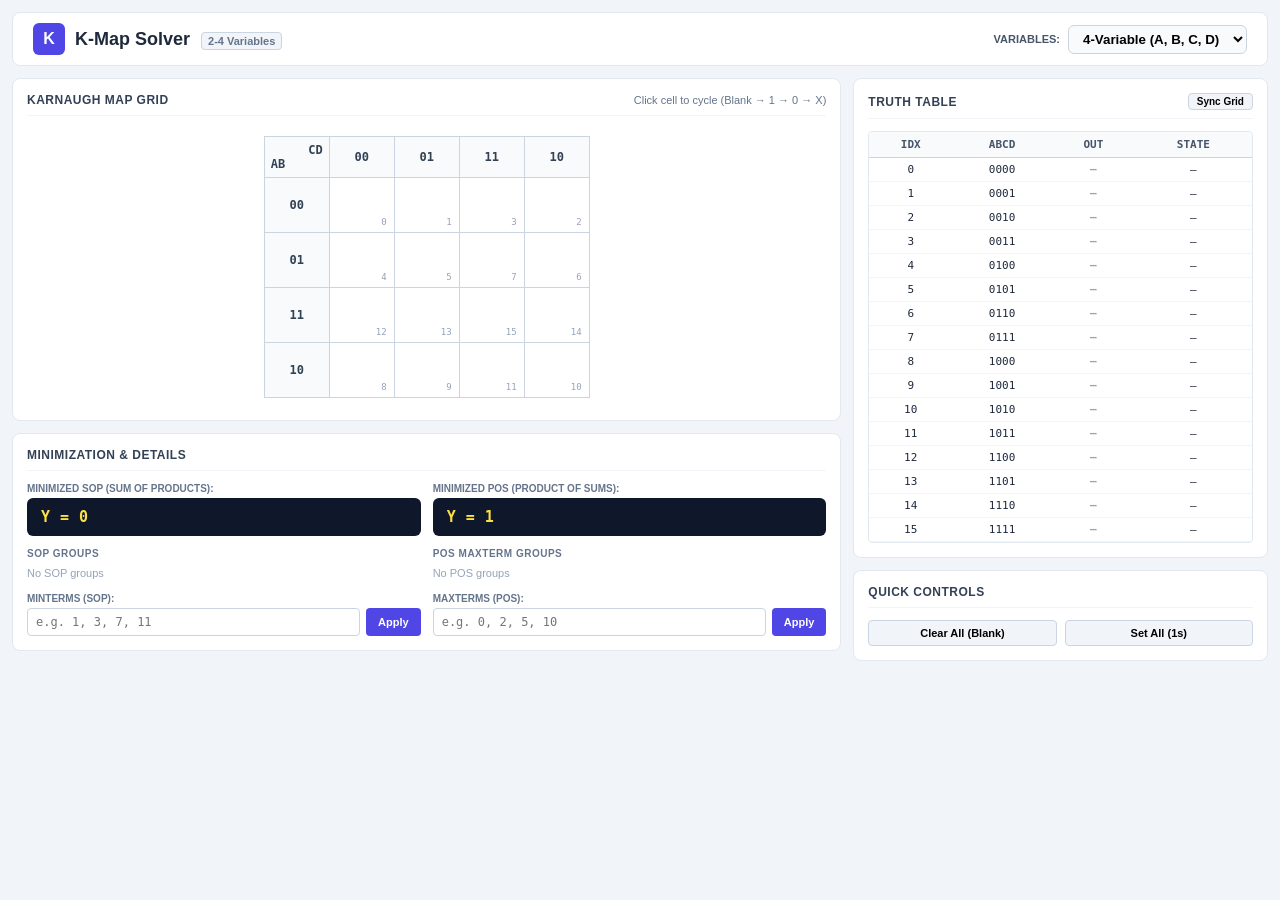
<file: index.html>
<!DOCTYPE html>
<html lang="en">
<head>
  <meta charset="UTF-8" />
  <meta name="viewport" content="width=device-width, initial-scale=1.0" />
  <title>K-Map Solver (2-4 Variables)</title>
  <link rel="stylesheet" href="style.css" />
</head>
<body>

  <!-- TOP HEADER -->
  <header>
    <div class="brand">
      <div class="logo">K</div>
      <div class="title">K-Map Solver <span class="badge-sub">2-4 Variables</span></div>
    </div>
    <div class="control-group">
      <label for="varSelect">Variables:</label>
      <select id="varSelect" onchange="changeVariables(this.value)">
        <option value="2">2-Variable (A, B)</option>
        <option value="3">3-Variable (A, B, C)</option>
        <option value="4" selected>4-Variable (A, B, C, D)</option>
      </select>
    </div>
  </header>

  <!-- MAIN DASHBOARD -->
  <main>
    <!-- LEFT PANEL -->
    <section class="panel-left">
      <!-- KMAP GRID -->
      <div class="card">
        <div class="card-header">
          <div class="card-title">Karnaugh Map Grid</div>
          <div style="font-size: 11px; color: #64748b;">Click cell to cycle (Blank &rarr; 1 &rarr; 0 &rarr; X)</div>
        </div>
        <div id="gridWrapper"></div>
      </div>

      <!-- MINIMIZATION & DETAILS -->
      <div class="card">
        <div class="card-header">
          <div class="card-title">Minimization & Details</div>
        </div>

        <div style="display: grid; grid-template-columns: 1fr 1fr; gap: 12px;">
          <div>
            <div style="font-size: 10px; font-weight: bold; color: #64748b; text-transform: uppercase; margin-bottom: 4px;">Minimized SOP (Sum of Products):</div>
            <div id="sopResult" class="result-box font-mono">Y = 0</div>
          </div>
          <div>
            <div style="font-size: 10px; font-weight: bold; color: #64748b; text-transform: uppercase; margin-bottom: 4px;">Minimized POS (Product of Sums):</div>
            <div id="posResult" class="result-box font-mono">Y = 0</div>
          </div>
        </div>

        <!-- GROUP BREAKDOWN LISTS (SOP & POS Maxterms) -->
        <div class="groups-container">
          <div class="group-column">
            <div class="group-subheading">SOP Groups</div>
            <div id="sopGroupList" style="display: flex; flex-direction: column; gap: 4px;"></div>
          </div>
          <div class="group-column">
            <div class="group-subheading">POS Maxterm Groups</div>
            <div id="posGroupList" style="display: flex; flex-direction: column; gap: 4px;"></div>
          </div>
        </div>

        <div style="display: grid; grid-template-columns: 1fr 1fr; gap: 12px; margin-top: 6px;">
          <div>
            <div style="font-size: 10px; font-weight: bold; color: #64748b; text-transform: uppercase; margin-bottom: 4px;">MINTERMS (SOP):</div>
            <div class="input-matrix-container">
              <input type="text" id="sopInput" class="input-matrix font-mono" placeholder="e.g. 1, 3, 7, 11" onkeydown="if(event.key==='Enter') applyMatrix('SOP')" />
              <button class="btn-apply" onclick="applyMatrix('SOP')">Apply</button>
            </div>
          </div>
          <div>
            <div style="font-size: 10px; font-weight: bold; color: #64748b; text-transform: uppercase; margin-bottom: 4px;">MAXTERMS (POS):</div>
            <div class="input-matrix-container">
              <input type="text" id="posInput" class="input-matrix font-mono" placeholder="e.g. 0, 2, 5, 10" onkeydown="if(event.key==='Enter') applyMatrix('POS')" />
              <button class="btn-apply" onclick="applyMatrix('POS')">Apply</button>
            </div>
          </div>
        </div>
      </div>
    </section>

    <!-- RIGHT PANEL -->
    <section class="panel-right">
      <div class="card" style="flex: 1;">
        <div class="card-header">
          <div class="card-title">Truth Table</div>
          <button class="btn-secondary" style="padding: 2px 8px; font-size: 10px;" onclick="renderAll()">Sync Grid</button>
        </div>
        <div class="table-scroll">
          <table class="truth-table font-mono">
            <thead id="tableHead"></thead>
            <tbody id="tableBody"></tbody>
          </table>
        </div>
      </div>

      <div class="card">
        <div class="card-header">
          <div class="card-title">Quick Controls</div>
        </div>
        <div style="display: grid; grid-template-columns: 1fr 1fr; gap: 8px;">
          <button class="btn-secondary" onclick="fillAll('')">Clear All (Blank)</button>
          <button class="btn-secondary" onclick="fillAll('1')">Set All (1s)</button>
        </div>
      </div>
    </section>
  </main>

  <script src="script.js"></script>
</body>
</html>
</file>
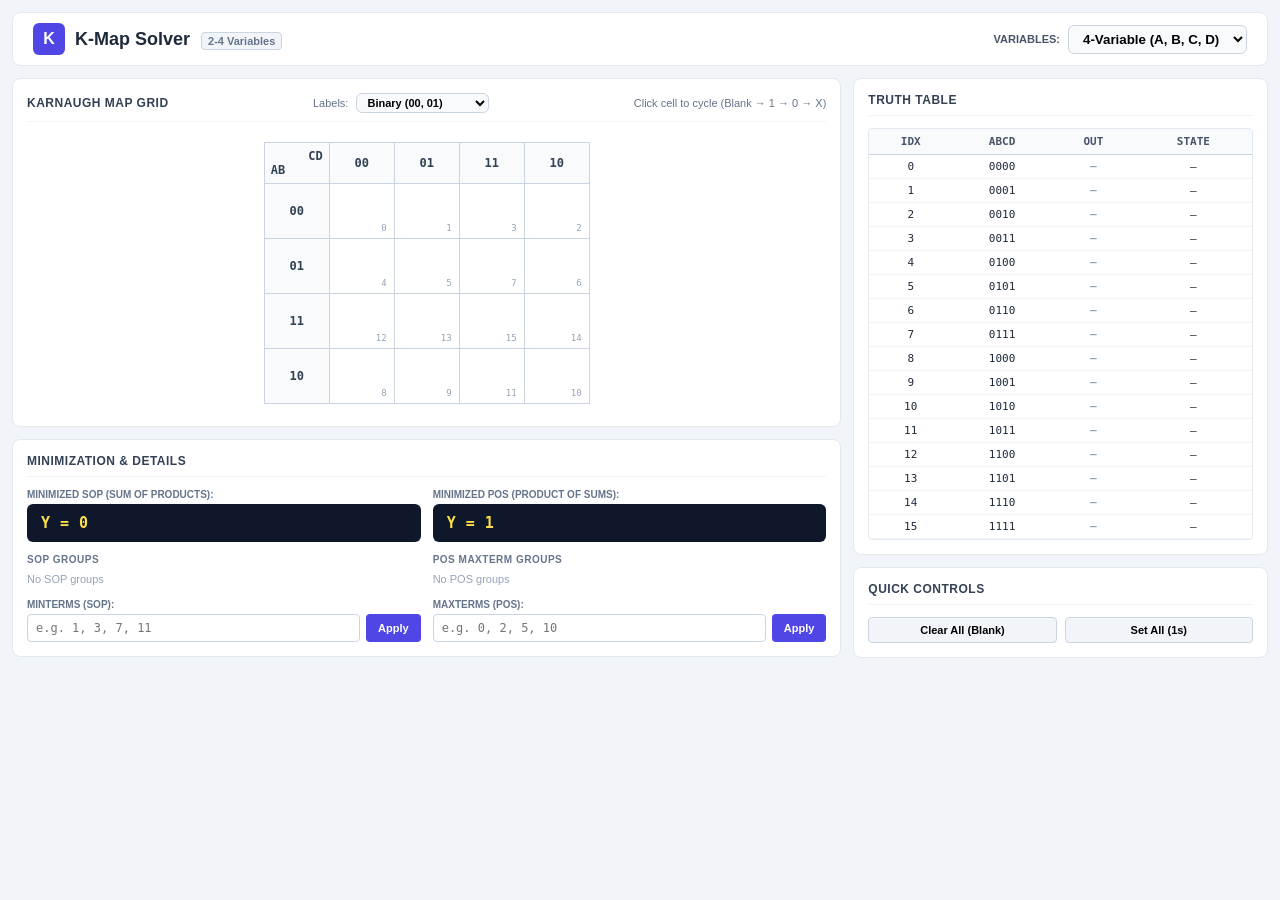
<file: kmap/index.html>
<!DOCTYPE html>
<html lang="en">
<head>
  <meta charset="UTF-8" />
  <meta name="viewport" content="width=device-width, initial-scale=1.0" />
  <title>K-Map Solver (2-4 Variables)</title>
  <link rel="stylesheet" href="style.css" />
</head>
<body>

  <!-- TOP HEADER -->
  <header>
    <div class="brand">
      <div class="logo">K</div>
      <div class="title">K-Map Solver <span class="badge-sub">2-4 Variables</span></div>
    </div>
    <div class="control-group">
      <label for="varSelect">Variables:</label>
      <select id="varSelect" onchange="changeVariables(this.value)">
        <option value="2">2-Variable (A, B)</option>
        <option value="3">3-Variable (A, B, C)</option>
        <option value="4" selected>4-Variable (A, B, C, D)</option>
      </select>
    </div>
  </header>

  <!-- MAIN DASHBOARD -->
  <main>
    <!-- LEFT PANEL -->
    <section class="panel-left">
      <!-- KMAP GRID -->
      <div class="card">
        <div class="card-header">
          <div class="card-title">Karnaugh Map Grid</div>
          <div style="display: flex; gap: 8px; align-items: center; font-size: 11px;">
    <span style="color: #64748b;">Labels:</span>
    <select id="labelMode" onchange="renderAll()" style="padding: 2px 6px; font-size: 11px; font-weight: 600;">
      <option value="binary">Binary (00, 01)</option>
      <option value="sop">SOP Literals (A'B')</option>
      <option value="pos">POS Literals (A+B)</option>
    </select>
  </div>
          <div style="font-size: 11px; color: #64748b;">Click cell to cycle (Blank &rarr; 1 &rarr; 0 &rarr; X)</div>
        </div>
        <div id="gridWrapper"></div>
      </div>

      <!-- MINIMIZATION & DETAILS -->
      <div class="card">
        <div class="card-header">
          <div class="card-title">Minimization & Details</div>
        </div>

        <div style="display: grid; grid-template-columns: 1fr 1fr; gap: 12px;">
          <div>
            <div style="font-size: 10px; font-weight: bold; color: #64748b; text-transform: uppercase; margin-bottom: 4px;">Minimized SOP (Sum of Products):</div>
            <div id="sopResult" class="result-box font-mono">Y = 0</div>
          </div>
          <div>
            <div style="font-size: 10px; font-weight: bold; color: #64748b; text-transform: uppercase; margin-bottom: 4px;">Minimized POS (Product of Sums):</div>
            <div id="posResult" class="result-box font-mono">Y = 0</div>
          </div>
        </div>

        <!-- GROUP BREAKDOWN LISTS (SOP & POS Maxterms) -->
        <div class="groups-container">
          <div class="group-column">
            <div class="group-subheading">SOP Groups</div>
            <div id="sopGroupList" style="display: flex; flex-direction: column; gap: 4px;"></div>
          </div>
          <div class="group-column">
            <div class="group-subheading">POS Maxterm Groups</div>
            <div id="posGroupList" style="display: flex; flex-direction: column; gap: 4px;"></div>
          </div>
        </div>

        <div style="display: grid; grid-template-columns: 1fr 1fr; gap: 12px; margin-top: 6px;">
          <div>
            <div style="font-size: 10px; font-weight: bold; color: #64748b; text-transform: uppercase; margin-bottom: 4px;">MINTERMS (SOP):</div>
            <div class="input-matrix-container">
              <input type="text" id="sopInput" class="input-matrix font-mono" placeholder="e.g. 1, 3, 7, 11" onkeydown="if(event.key==='Enter') applyMatrix('SOP')" />
              <button class="btn-apply" onclick="applyMatrix('SOP')">Apply</button>
            </div>
          </div>
          <div>
            <div style="font-size: 10px; font-weight: bold; color: #64748b; text-transform: uppercase; margin-bottom: 4px;">MAXTERMS (POS):</div>
            <div class="input-matrix-container">
              <input type="text" id="posInput" class="input-matrix font-mono" placeholder="e.g. 0, 2, 5, 10" onkeydown="if(event.key==='Enter') applyMatrix('POS')" />
              <button class="btn-apply" onclick="applyMatrix('POS')">Apply</button>
            </div>
          </div>
        </div>
      </div>
    </section>

    <!-- RIGHT PANEL -->
    <section class="panel-right">
      <div class="card" style="flex: 1;">
        <div class="card-header">
          <div class="card-title">Truth Table</div>
        </div>
        <div class="table-scroll">
          <table class="truth-table font-mono">
            <thead id="tableHead"></thead>
            <tbody id="tableBody"></tbody>
          </table>
        </div>
      </div>

      <div class="card">
        <div class="card-header">
          <div class="card-title">Quick Controls</div>
        </div>
        <div style="display: grid; grid-template-columns: 1fr 1fr; gap: 8px;">
          <button class="btn-secondary" onclick="fillAll('')">Clear All (Blank)</button>
          <button class="btn-secondary" onclick="fillAll('1')">Set All (1s)</button>
        </div>
      </div>
    </section>
  </main>

  <script src="script.js"></script>
</body>
</html>
</file>
<file: style.css>
* { box-sizing: border-box; margin: 0; padding: 0; }
    body {
      font-family: -apple-system, BlinkMacSystemFont, "Segoe UI", Roboto, Helvetica, Arial, sans-serif;
      background-color: #f1f5f9;
      color: #1e293b;
      min-height: 100vh;
      display: flex;
      flex-direction: column;
      padding: 12px;
      gap: 12px;
    }
    .font-mono { font-family: ui-monospace, SFMono-Regular, Menlo, Monaco, Consolas, monospace; }

    /* HEADER */
    header {
      background: #ffffff;
      border: 1px solid #e2e8f0;
      border-radius: 8px;
      padding: 10px 20px;
      display: flex;
      align-items: center;
      justify-content: space-between;
      flex-shrink: 0;
    }
    .brand { display: flex; align-items: center; gap: 10px; }
    .logo { width: 32px; height: 32px; background: #4f46e5; color: white; font-weight: bold; border-radius: 6px; display: flex; align-items: center; justify-content: center; }
    .title { font-size: 18px; font-weight: 700; }
    .badge-sub { font-size: 11px; background: #f1f5f9; color: #64748b; padding: 2px 6px; border-radius: 4px; border: 1px solid #cbd5e1; margin-left: 6px; }

    .control-group { display: flex; align-items: center; gap: 8px; font-size: 11px; font-weight: 600; text-transform: uppercase; color: #475569; }
    select { background: #f8fafc; border: 1px solid #cbd5e1; padding: 5px 10px; border-radius: 6px; font-weight: 600; cursor: pointer; }

    /* MAIN LAYOUT */
    main { display: grid; grid-template-columns: 2fr 1fr; gap: 12px; }
    .panel-left, .panel-right { display: flex; flex-direction: column; gap: 12px; }

    .card { background: white; border: 1px solid #e2e8f0; border-radius: 8px; padding: 14px; display: flex; flex-direction: column; gap: 8px; }
    .card-header { display: flex; justify-content: space-between; align-items: center; border-bottom: 1px solid #f1f5f9; padding-bottom: 8px; margin-bottom: 4px; }
    .card-title { font-size: 12px; font-weight: 700; text-transform: uppercase; letter-spacing: 0.5px; color: #334155; }

    /* KMAP GRID */
    #gridWrapper { display: flex; align-items: center; justify-content: center; overflow: auto; padding: 8px; }
    table.kmap-grid { border-collapse: collapse; font-family: ui-monospace, monospace; text-align: center; }
    table.kmap-grid th { border: 1px solid #cbd5e1; background: #f8fafc; padding: 6px; font-size: 12px; color: #334155; min-width: 65px; }
    table.kmap-grid td { border: 1px solid #cbd5e1; padding: 3px; width: 65px; height: 55px; cursor: pointer; user-select: none; }
    .cell-box { width: 100%; height: 100%; display: flex; flex-direction: column; align-items: center; justify-content: center; position: relative; border-radius: 4px; background: white; transition: all 0.15s ease; }
    .cell-val { font-size: 18px; font-weight: bold; }
    .cell-idx { position: absolute; bottom: 2px; right: 4px; font-size: 9px; color: #94a3b8; }

    /* SOFT GROUP TINTS */
    .bg-g0 { background: #e6f4ea !important; border: 2px solid #34a853 !important; }
    .bg-g1 { background: #fef7e0 !important; border: 2px solid #fbbc05 !important; }
    .bg-g2 { background: #e8f0fe !important; border: 2px solid #4285f4 !important; }
    .bg-g3 { background: #fce8e6 !important; border: 2px solid #ea4335 !important; }

    /* RESULTS SECTION */
    .result-box { background: #0f172a; color: #fde047; padding: 10px 14px; border-radius: 6px; font-size: 15px; font-weight: bold; letter-spacing: 0.5px; overflow-x: auto; }
    
    .input-matrix-container { display: flex; gap: 6px; }
    .input-matrix { flex: 1; padding: 6px 8px; border: 1px solid #cbd5e1; border-radius: 4px; font-size: 12px; }
    .btn-apply { background: #4f46e5; color: white; border: none; padding: 6px 12px; border-radius: 4px; font-size: 11px; font-weight: bold; cursor: pointer; }
    .btn-apply:hover { background: #4338ca; }

    /* GROUP BREAKDOWN CARDS */
    .groups-container { display: grid; grid-template-columns: 1fr 1fr; gap: 12px; margin-top: 4px; }
    .group-column { display: flex; flex-direction: column; gap: 6px; }
    .group-subheading { font-size: 10px; font-weight: 800; text-transform: uppercase; color: #64748b; letter-spacing: 0.5px; margin-bottom: 2px; }
    .group-row { display: flex; align-items: center; justify-content: space-between; background: #f8fafc; border: 1px solid #e2e8f0; border-radius: 6px; padding: 6px 10px; font-size: 11px; }
    .group-dot { width: 8px; height: 8px; border-radius: 50%; display: inline-block; margin-right: 6px; }

    /* TRUTH TABLE */
    .table-scroll { max-height: 440px; overflow-y: auto; border: 1px solid #e2e8f0; border-radius: 4px; }
    table.truth-table { width: 100%; border-collapse: collapse; text-align: center; font-size: 11px; }
    table.truth-table th { position: sticky; top: 0; background: #f8fafc; padding: 6px; border-bottom: 1px solid #cbd5e1; color: #475569; }
    table.truth-table td { padding: 5px; border-bottom: 1px solid #f1f5f9; }
    table.truth-table tr:hover { background: #f8fafc; cursor: pointer; }

    .btn-secondary { padding: 6px 12px; background: #f1f5f9; border: 1px solid #cbd5e1; border-radius: 4px; font-size: 11px; font-weight: 600; cursor: pointer; }
    .btn-secondary:hover { background: #e2e8f0; }
</file>
<file: kmap/style.css>
* { box-sizing: border-box; margin: 0; padding: 0; }
    body {
      font-family: -apple-system, BlinkMacSystemFont, "Segoe UI", Roboto, Helvetica, Arial, sans-serif;
      background-color: #f1f5f9;
      color: #1e293b;
      min-height: 100vh;
      display: flex;
      flex-direction: column;
      padding: 12px;
      gap: 12px;
    }
    .font-mono { font-family: ui-monospace, SFMono-Regular, Menlo, Monaco, Consolas, monospace; }

    /* HEADER */
    header {
      background: #ffffff;
      border: 1px solid #e2e8f0;
      border-radius: 8px;
      padding: 10px 20px;
      display: flex;
      align-items: center;
      justify-content: space-between;
      flex-shrink: 0;
    }
    .brand { display: flex; align-items: center; gap: 10px; }
    .logo { width: 32px; height: 32px; background: #4f46e5; color: white; font-weight: bold; border-radius: 6px; display: flex; align-items: center; justify-content: center; }
    .title { font-size: 18px; font-weight: 700; }
    .badge-sub { font-size: 11px; background: #f1f5f9; color: #64748b; padding: 2px 6px; border-radius: 4px; border: 1px solid #cbd5e1; margin-left: 6px; }

    .control-group { display: flex; align-items: center; gap: 8px; font-size: 11px; font-weight: 600; text-transform: uppercase; color: #475569; }
    select { background: #f8fafc; border: 1px solid #cbd5e1; padding: 5px 10px; border-radius: 6px; font-weight: 600; cursor: pointer; }

    /* MAIN LAYOUT */
    main { display: grid; grid-template-columns: 2fr 1fr; gap: 12px; }
    .panel-left, .panel-right { display: flex; flex-direction: column; gap: 12px; }

    .card { background: white; border: 1px solid #e2e8f0; border-radius: 8px; padding: 14px; display: flex; flex-direction: column; gap: 8px; }
    .card-header { display: flex; justify-content: space-between; align-items: center; border-bottom: 1px solid #f1f5f9; padding-bottom: 8px; margin-bottom: 4px; }
    .card-title { font-size: 12px; font-weight: 700; text-transform: uppercase; letter-spacing: 0.5px; color: #334155; }

    /* KMAP GRID */
    #gridWrapper { display: flex; align-items: center; justify-content: center; overflow: auto; padding: 8px; }
    table.kmap-grid { border-collapse: collapse; font-family: ui-monospace, monospace; text-align: center; }
    table.kmap-grid th { border: 1px solid #cbd5e1; background: #f8fafc; padding: 6px; font-size: 12px; color: #334155; min-width: 65px; }
    table.kmap-grid td { border: 1px solid #cbd5e1; padding: 3px; width: 65px; height: 55px; cursor: pointer; user-select: none; }
    .cell-box { width: 100%; height: 100%; display: flex; flex-direction: column; align-items: center; justify-content: center; position: relative; border-radius: 4px; background: white; transition: all 0.15s ease; }
    .cell-val { font-size: 18px; font-weight: bold; }
    .cell-idx { position: absolute; bottom: 2px; right: 4px; font-size: 9px; color: #94a3b8; }

    /* SOFT GROUP TINTS */
    .bg-g0 { background: #e6f4ea !important; border: 2px solid #34a853 !important; }
    .bg-g1 { background: #fef7e0 !important; border: 2px solid #fbbc05 !important; }
    .bg-g2 { background: #e8f0fe !important; border: 2px solid #4285f4 !important; }
    .bg-g3 { background: #fce8e6 !important; border: 2px solid #ea4335 !important; }

    /* RESULTS SECTION */
    .result-box { background: #0f172a; color: #fde047; padding: 10px 14px; border-radius: 6px; font-size: 15px; font-weight: bold; letter-spacing: 0.5px; overflow-x: auto; }
    
    .input-matrix-container { display: flex; gap: 6px; }
    .input-matrix { flex: 1; padding: 6px 8px; border: 1px solid #cbd5e1; border-radius: 4px; font-size: 12px; }
    .btn-apply { background: #4f46e5; color: white; border: none; padding: 6px 12px; border-radius: 4px; font-size: 11px; font-weight: bold; cursor: pointer; }
    .btn-apply:hover { background: #4338ca; }

    /* GROUP BREAKDOWN CARDS */
    .groups-container { display: grid; grid-template-columns: 1fr 1fr; gap: 12px; margin-top: 4px; }
    .group-column { display: flex; flex-direction: column; gap: 6px; }
    .group-subheading { font-size: 10px; font-weight: 800; text-transform: uppercase; color: #64748b; letter-spacing: 0.5px; margin-bottom: 2px; }
    .group-row { display: flex; align-items: center; justify-content: space-between; background: #f8fafc; border: 1px solid #e2e8f0; border-radius: 6px; padding: 6px 10px; font-size: 11px; }
    .group-dot { width: 8px; height: 8px; border-radius: 50%; display: inline-block; margin-right: 6px; }

    /* TRUTH TABLE */
    .table-scroll { max-height: 440px; overflow-y: auto; border: 1px solid #e2e8f0; border-radius: 4px; }
    table.truth-table { width: 100%; border-collapse: collapse; text-align: center; font-size: 11px; }
    table.truth-table th { position: sticky; top: 0; background: #f8fafc; padding: 6px; border-bottom: 1px solid #cbd5e1; color: #475569; }
    table.truth-table td { padding: 5px; border-bottom: 1px solid #f1f5f9; }
    table.truth-table tr:hover { background: #f8fafc; cursor: pointer; }

    .btn-secondary { padding: 6px 12px; background: #f1f5f9; border: 1px solid #cbd5e1; border-radius: 4px; font-size: 11px; font-weight: 600; cursor: pointer; }
    .btn-secondary:hover { background: #e2e8f0; }
</file>
